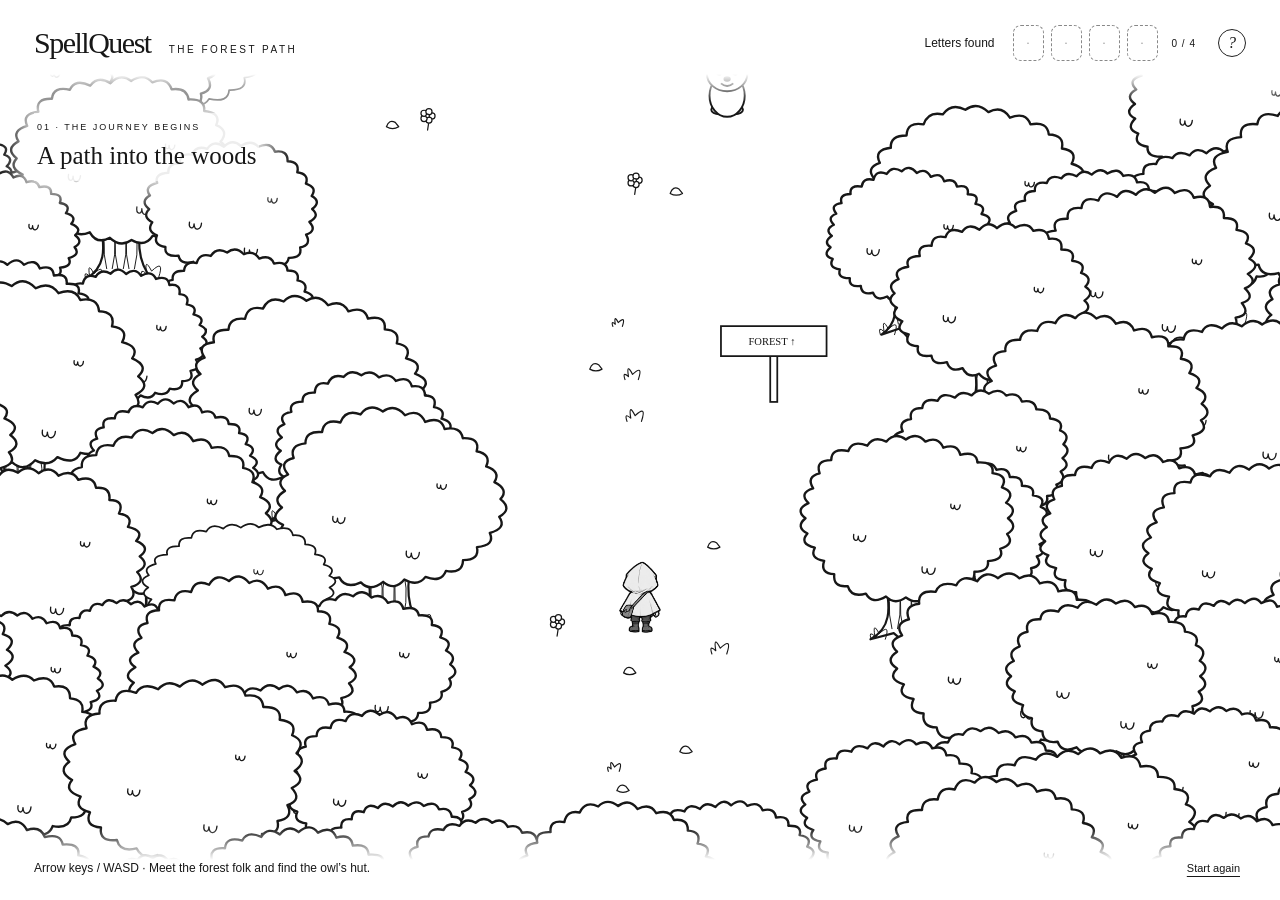
<file: index.html>
<!doctype html>
<html lang="en"><head><meta charset="UTF-8"><meta name="viewport" content="width=device-width,initial-scale=1,maximum-scale=1"><meta name="theme-color" content="#ffffff"><title>SpellQuest · The forest path</title><link rel="stylesheet" href="style.css"></head>
<body><main id="game"><canvas id="world" tabindex="0" aria-label="SpellQuest forest. Move with arrow keys or WASD. Find four letters and reach the owl hut."></canvas><header><div class="identity"><span class="wordmark">SpellQuest</span><span class="edition">THE FOREST PATH</span></div><div class="pouch" aria-live="polite"><span id="pen-owned" hidden>Pen received</span><span class="pouch-label">Letters found</span><div id="letters"></div><span id="count">0 / 4</span></div><button id="help" aria-label="Show movement instructions">?</button></header><section class="location"><span id="chapter">01 · THE JOURNEY BEGINS</span><h1 id="place">A path into the woods</h1></section><button id="interact" hidden></button><div id="toast" role="status"></div><footer><span id="guidance">Arrow keys / WASD · Find the owl’s hut beyond the river.</span><button id="restart">Start again</button></footer><div id="controls"><button data-dir="up" aria-label="Walk north">↑</button><button data-dir="left" aria-label="Walk west">←</button><button data-dir="down" aria-label="Walk south">↓</button><button data-dir="right" aria-label="Walk east">→</button></div><dialog id="instructions"><p class="edition">A LITTLE FOREST ADVENTURE</p><h2>Take the winding way.</h2><p>Walk with the <strong>arrow keys</strong> or <strong>W A S D</strong>. On a touch screen, use the arrows below.</p><p>Explore the paths, gather four hidden letters and find the owl’s hut beyond the wooden bridge. You can always wander back.</p><p>Meet the forest folk along the way. Press <strong>E</strong> or <strong>Space</strong> near a character, or tap the talk button. You can listen, read and sometimes spot a word. Your journey saves on this browser.</p><button id="close-help">Let’s explore →</button></dialog><dialog id="conversation" aria-labelledby="speaker-name"><p id="speaker-detail" class="edition"></p><h2 id="speaker-name"></h2><p id="speech-text"></p><p id="word-task">Can you tap the word that ends in <strong>ious</strong>?</p><p id="word-feedback" role="status" aria-live="polite"></p><div class="speech-actions"><button id="replay-speech">Listen again</button><button id="hear-word">Hear the word</button><button id="hint-word">A little hint</button></div><p id="audio-status" role="status"></p><button id="leave-conversation">Keep exploring →</button></dialog></main><script type="module" src="src/game.js?v=solid-trees-1"></script></body></html>
</file>
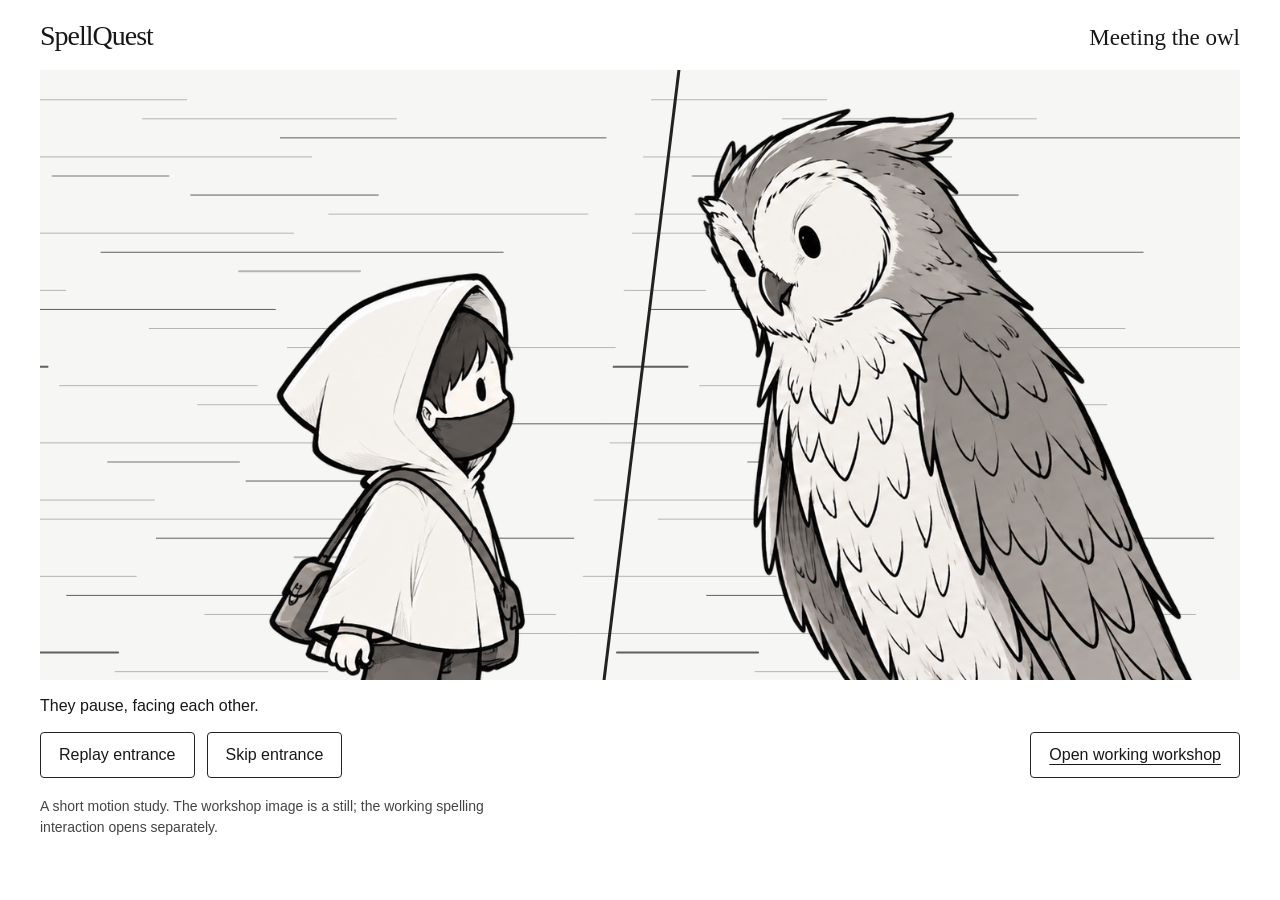
<file: workshop-entrance.html>
<!doctype html>
<html lang="en">
<head>
  <meta charset="utf-8">
  <meta name="viewport" content="width=device-width,initial-scale=1">
  <meta name="theme-color" content="#ffffff">
  <title>SpellQuest · Meeting the owl</title>
  <link rel="stylesheet" href="workshop-entrance.css?v=journey-art-1">
  <link rel="stylesheet" href="entrance-motion.css?v=journey-art-1">
</head>
<body>
  <main class="preview-shell">
    <header><a class="wordmark" href="./">SpellQuest</a><h1>Meeting the owl</h1></header>
    <figure>
      <div id="entrance" class="entrance" data-phase="ready" role="img" aria-label="The boy faces the owl across a workbench, with a sleeping pen between them.">
        <img class="workshop-frame" src="docs/concepts/owl-workshop-style-v1.png" alt="" fetchpriority="high">
        <div id="cut-in" class="cut-in" hidden aria-hidden="true">
          <div class="panel boy-panel"><svg class="speed-lines" viewBox="0 0 800 800" preserveAspectRatio="none"></svg><div class="portrait boy"><img src="assets/workshop/entrance-characters-v1.png" alt=""></div></div>
          <div class="panel owl-panel"><svg class="speed-lines" viewBox="0 0 800 800" preserveAspectRatio="none"></svg><div class="portrait owl"><img src="assets/workshop/entrance-characters-v1.png" alt=""></div></div>
          <span class="divider"></span>
        </div>
      </div>
      <figcaption id="entrance-status" role="status" aria-atomic="true">Opening motion preview.</figcaption>
    </figure>
    <nav aria-label="Preview controls">
      <button id="replay" type="button" disabled>Replay entrance</button>
      <button id="skip" type="button" disabled>Skip entrance</button>
      <a href="workshop.html?scene=owl">Open working workshop</a>
    </nav>
    <p class="preview-note">A short motion study. The workshop image is a still; the working spelling interaction opens separately.</p>
    <noscript><p>The still image is available. Enable JavaScript to play the entrance.</p></noscript>
  </main>
  <script type="module" src="src/workshop-entrance.js?v=journey-art-1"></script>
</body>
</html>
</file>
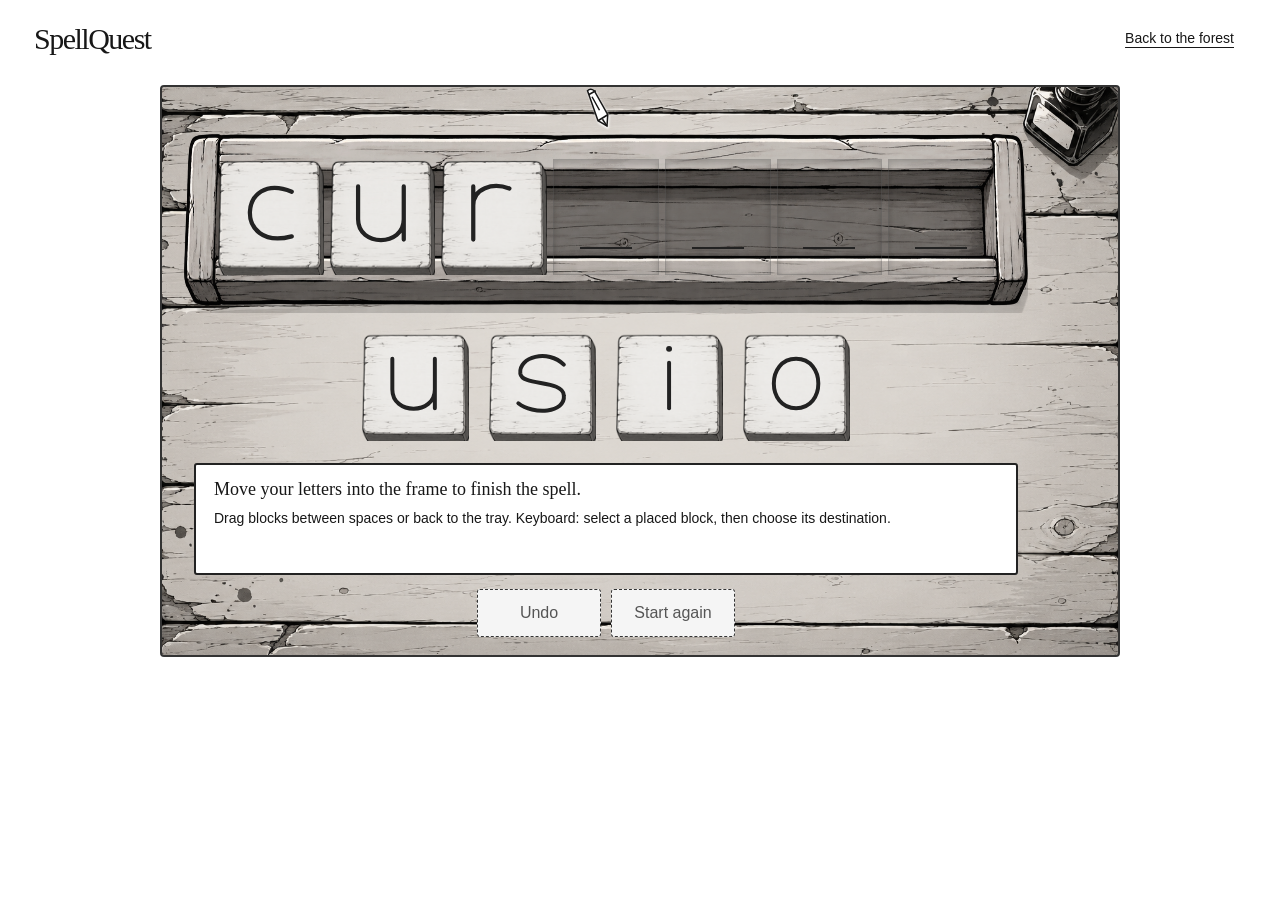
<file: workshop.html>
<!doctype html>
<html lang="en">
<head>
  <meta charset="UTF-8">
  <meta name="viewport" content="width=device-width,initial-scale=1">
  <meta name="theme-color" content="#ffffff">
  <title>SpellQuest · The owl’s workshop</title>
  <link rel="stylesheet" href="style.css">
  <link rel="stylesheet" href="workshop.css?v=journey-art-1">
  <link rel="stylesheet" href="entrance-motion.css?v=journey-art-1">
  <link rel="stylesheet" href="workbench-surface.css?v=rearrange-1">
  <link rel="stylesheet" href="awakening-art.css?v=ink-cat-1">
  <link rel="stylesheet" href="workshop-prompt.css?v=riddle-1">
</head>
<body class="workshop">
  <header class="workshop-header">
    <span class="wordmark">SpellQuest</span>
    <div class="workshop-navigation"><button type="button" id="back-to-owl" hidden>Back to the owl</button><a href="./">Back to the forest</a></div>
  </header>
  <section id="owl-scene" class="owl-scene" aria-labelledby="scene-title" hidden>
    <h1 id="scene-title" tabindex="-1">The owl’s workshop</h1>
    <div id="scene-picture" class="scene-picture" data-phase="ready">
    <canvas id="workshop-scene" role="img" aria-label="The explorer stands on the left, facing a tall owl on the right. Between them is a workbench with a sleeping pen and an inkpot."></canvas>
      <button type="button" id="approach-workbench" aria-label="Choose the pen to begin" aria-describedby="scene-letters"><span class="visually-hidden">Choose the pen to begin</span></button>
      <div id="workshop-cut-in" class="cut-in" hidden aria-hidden="true">
        <template id="workshop-entrance-art">
        <div class="panel boy-panel"><svg class="speed-lines" viewBox="0 0 800 800" preserveAspectRatio="none"></svg><div class="portrait boy"><img src="assets/workshop/entrance-characters-v1.png" alt=""></div></div>
        <div class="panel owl-panel"><svg class="speed-lines" viewBox="0 0 800 800" preserveAspectRatio="none"></svg><div class="portrait owl"><img src="assets/workshop/entrance-characters-v1.png" alt=""></div></div>
        <span class="divider"></span>
        </template>
      </div>
    </div>
    <p id="scene-line">Help the owl solve the riddle and wake the sleeping pen.</p>
    <p id="workshop-entrance-status" class="visually-hidden" role="status" aria-atomic="true"></p>
    <button type="button" id="skip-workshop-entrance" hidden>Skip entrance</button>
    <div id="scene-spell-prompt" class="spell-prompt" data-spell-prompt hidden>
      <p data-riddle></p>
      <button type="button" aria-pressed="false">Hear the word</button>
      <p class="visually-hidden" role="status" aria-atomic="true"></p>
    </div>
    <p id="scene-letters"></p>
    <button type="button" id="take-pen" hidden>Take the pen</button>
    <a id="leave-workshop" href="./" hidden>Return to the forest</a>
    <p id="receipt-status" role="status" aria-atomic="true"></p>
    <button type="button" id="revisit-workbench" hidden>Back to your spell</button>
  </section>
  <section id="awakening" class="awakening" aria-labelledby="awakening-title" hidden>
    <h1 id="awakening-title" class="visually-hidden" tabindex="-1">The pen awakens</h1>
    <p id="attempted-spell"></p>
    <svg id="awakening-picture" viewBox="0 0 900 430" role="img" aria-labelledby="awakening-description">
      <title id="awakening-description">The sleeping pen rests beside an inkpot.</title>
      <path class="awakening-table" d="M65 365 H835 M95 374 H805"/>
      <g id="awakening-inkpot" class="inkpot"><g class="awakening-fallback"><path d="M667 300 L660 354 Q695 369 733 354 L726 300 Z"/><ellipse cx="696" cy="300" rx="29" ry="8"/><path d="M678 307 Q696 313 714 307"/></g></g>
      <g id="question-drawing"><path id="question-stroke" d="M350 140 C350 65 470 60 480 130 C490 185 410 172 410 225"/><circle id="question-dot" cx="410" cy="260" r="5"/></g>
      <g id="cat-drawing" hidden>
        <path class="cat-tail" d="M490 327 C408 330 410 290 410 225 C410 172 490 185 480 130 C470 60 350 65 350 140"/>
        <g id="cat-sitting"><g class="awakening-fallback">
          <path d="M480 328 Q469 280 488 255 L481 218 L507 231 Q528 220 548 231 L573 217 L567 258 Q587 287 575 328 Z"/>
          <path d="M507 275 L505 327 M550 275 L553 327 M488 330 H519 M544 330 H578"/>
          <path d="M503 250 L508 249 M546 249 L551 250 M519 260 L533 260 L526 266 Z"/>
          <path d="M491 260 L473 256 M491 266 L472 269 M562 259 L582 253 M562 266 L581 269"/>
        </g></g>
        <g id="cat-peering" hidden><g class="awakening-fallback">
          <path d="M482 328 Q473 277 510 266 Q543 252 569 278 L589 316 L580 330 Z"/>
          <path d="M555 279 L566 247 L590 261 Q611 256 629 271 L653 259 L644 290 Q636 315 608 316 Q580 308 555 279 Z"/>
          <path d="M587 283 L594 286 M624 286 L631 283 M607 300 L617 300 M510 299 L511 330 M563 315 L564 330 M589 314 L620 328 L657 326"/>
          <path d="M627 302 L658 297 M628 308 L658 312"/>
        </g></g>
      </g>
      <path id="return-ink" d="M525 305 C600 230 663 269 620 317 C572 365 340 288 249 333" hidden/>
      <g id="awakened-pen"><g class="awakening-fallback"><path d="M0 0 L-12 -23 L-9 -110 Q-5 -117 1 -110 L6 -23 Z"/><path d="M-12 -23 L6 -23 M0 0 L-3 -23 M-8 -99 L0 -99"/></g></g>
    </svg>
    <p id="awakening-caption" role="status" aria-atomic="true"></p>
    <div class="awakening-controls">
      <button type="button" id="pause-awakening">Pause</button>
      <button type="button" id="replay-awakening" hidden>Watch again</button>
      <button type="button" id="receive-pen" hidden>Take the pen</button>
      <button type="button" id="awakening-to-bench">Back to your spell</button>
      <button type="button" id="awakening-to-owl">Back to the owl</button>
    </div>
  </section>
  <main class="workbench" aria-labelledby="workshop-title">
    <h1 id="workshop-title" class="visually-hidden" tabindex="-1">The owl’s workshop</h1>
    <div class="bench-table">
    <section class="construction" aria-label="Your spell" aria-describedby="instruction">
      <p id="spell-word" class="spell-word visually-hidden" aria-label="Current spelling: c, u, r, blank, blank, blank, blank">cur____</p>
      <div id="spell-circuit" class="circuit" aria-describedby="spell-word">
        <div class="fixed-prefix" aria-hidden="true">
          <div class="word-block"><svg class="block-face" viewBox="15 5 70 95"><path d="M70 33 C20 12 15 90 70 75"/></svg></div>
          <div class="word-block"><svg class="block-face" viewBox="15 5 70 95"><path d="M27 28 L27 59 C27 85 70 85 70 59 L70 28 L70 78"/></svg></div>
          <div class="word-block"><svg class="block-face" viewBox="15 5 70 95"><path d="M30 78 V28 M30 46 C30 30 48 24 64 30"/></svg></div>
        </div>
        <ol id="sockets" class="sockets" aria-label="Spell circuit, left to right">
          <li aria-label="Socket 1: empty"><span aria-hidden="true"></span></li>
          <li aria-label="Socket 2: empty"><span aria-hidden="true"></span></li>
          <li aria-label="Socket 3: empty"><span aria-hidden="true"></span></li>
          <li aria-label="Socket 4: empty"><span aria-hidden="true"></span></li>
        </ol>
        <div id="pen-track" class="pen-track">
          <svg id="trace-direction" aria-hidden="true" viewBox="0 0 20 20" hidden><path d="M4 4 L12 10 L4 16"/></svg>

          <button type="button" id="pen" aria-label="Sleeping pen" aria-disabled="true" aria-describedby="pen-help" style="left:0%">
            <svg aria-hidden="true" viewBox="0 0 64 64"><path d="M18 9 Q22 5 27 9 L45 41 L44 56 L32 49 Z" fill="white" stroke="currentColor" stroke-width="2"/><path d="M32 49 L45 41 M44 56 L38 47 M20 14 L29 9 M24 17 L34 35" fill="none" stroke="currentColor" stroke-width="2"/></svg>
          </button>
        </div>
      </div>
    </section>
    <section class="letter-tray" aria-labelledby="tray-title">
      <h2 id="tray-title" class="visually-hidden">Your letter blocks</h2>
      <div class="tokens">
        <button type="button" data-letter="u" aria-label="Choose u" aria-disabled="false">u</button>
        <button type="button" data-letter="s" aria-label="Choose s" aria-disabled="false">s</button>
        <button type="button" data-letter="i" aria-label="Choose i" aria-disabled="false">i</button>
        <button type="button" data-letter="o" aria-label="Choose o" aria-disabled="false">o</button>
      </div>
    </section>
    <div class="bench-feedback">
    <div id="bench-spell-prompt" class="spell-prompt" data-spell-prompt hidden>
      <p data-riddle></p>
      <button type="button" aria-pressed="false">Hear the word</button>
      <p class="visually-hidden" role="status" aria-atomic="true"></p>
    </div>
    <p id="instruction">Move your letters into the frame to finish the spell.</p>
    <p id="block-help">Drag blocks between spaces or back to the tray. Keyboard: select a placed block, then choose its destination.</p>
    <p id="pen-help">Trace each letter, then let go before the next. Keyboard: focus the pen, hold Right Arrow, then release.</p>
    <p id="spell-status" role="status" aria-atomic="true"></p>
    </div>
    <div class="revision-controls">
      <button type="button" id="undo" aria-disabled="true">Undo</button>
      <button type="button" id="start-again" aria-disabled="true">Start again</button>
      <button type="button" id="replay-movement" hidden>Trace again</button>
      <button type="button" id="edit-spell" hidden>Edit spell</button>
    </div>
    </div>
  </main>
  <script type="module" src="src/workshop.js?v=story-joins-1"></script>
  <script type="module" src="src/workshop-scene.js?v=riddle-1"></script>
  <script type="module" src="src/awakening.js?v=ink-cat-1"></script>
</body>
</html>
</file>
<file: style.css>
*{box-sizing:border-box}html,body{margin:0;width:100%;height:100%;overflow:hidden;background:#fff;color:#171717;font-family:Georgia,'Times New Roman',serif}button{font:inherit;color:inherit;background:#fff;cursor:pointer;border:1px solid #222}button:hover{background:#eee}button:focus-visible{outline:3px solid #111;outline-offset:4px}#game{position:relative;width:100%;height:100%;isolation:isolate}canvas{display:block;width:100%;height:100%;outline:none}header{position:absolute;top:0;left:0;right:0;display:flex;align-items:center;gap:22px;padding:25px 34px;background:linear-gradient(#fff 72%,#ffffff00);padding-bottom:42px;pointer-events:none}header>*{pointer-events:auto}.identity{display:flex;align-items:baseline;gap:18px}.wordmark{font-size:30px;letter-spacing:-1.5px}.edition{font:10px/1.6 Arial,sans-serif;letter-spacing:2.5px}.pouch{margin-left:auto;display:flex;align-items:center;gap:14px;font:12px Arial,sans-serif}.pouch-label{margin-right:4px}#letters{display:flex;gap:7px}#letters span{display:grid;place-items:center;width:31px;height:36px;border:1px solid #222;border-radius:8px;font:22px Georgia}#letters .empty{border:1px dashed #888;color:#999;font-size:12px}#count{font-size:10px;letter-spacing:1px}#help{border-radius:50%;height:28px;width:28px;font-style:italic}.location{position:absolute;left:34px;top:113px;pointer-events:none;background:#ffffffeb;box-shadow:0 0 22px 15px #ffffffdf;padding:3px}#chapter{font:9px Arial,sans-serif;letter-spacing:2px}h1{font-size:25px;font-weight:normal;margin:8px 0}footer{position:absolute;bottom:0;left:0;right:0;padding:32px 34px 23px;background:linear-gradient(#ffffff00,#fff 45%);display:flex;justify-content:space-between;align-items:center;font:12px/1.5 Arial,sans-serif}#restart{border:0;background:transparent;text-decoration:underline;text-underline-offset:4px;font-size:11px}#toast{position:absolute;left:50%;bottom:110px;transform:translateX(-50%);background:#fff;border:1px solid #222;padding:14px 24px;border-radius:30px;opacity:0;transition:opacity .3s;pointer-events:none;text-align:center;font-size:16px}#toast.visible{opacity:1}dialog{max-width:430px;padding:36px;border:2px solid #222;border-radius:8px;line-height:1.65;box-shadow:8px 8px 0 #222}dialog::backdrop{background:#ffffffb5}dialog h2{font-size:30px;font-weight:normal;line-height:1.2}dialog button{padding:12px 20px;border-radius:4px;margin-top:10px}#controls{display:none;position:absolute;bottom:76px;right:25px;grid-template-columns:repeat(3,45px);grid-template-rows:repeat(2,45px);gap:4px;touch-action:none}#controls button{border-radius:12px;font-size:23px;user-select:none}#controls [data-dir=up]{grid-column:2}#controls [data-dir=left]{grid-column:1;grid-row:2}#controls [data-dir=down]{grid-column:2;grid-row:2}#controls [data-dir=right]{grid-column:3;grid-row:2}@media(pointer:coarse){#controls{display:grid}}@media(max-width:650px){header{padding:18px;gap:12px}.wordmark{font-size:25px}.identity .edition,.pouch-label{display:none}.pouch{gap:7px}#letters{gap:4px}#letters span{width:24px;height:29px;font-size:18px}.location{left:20px;top:95px}h1{font-size:21px}footer{padding:25px 20px 16px;gap:15px}#guidance{max-width:75%;font-size:10px}#toast{width:80%;bottom:185px}}
[hidden]{display:none!important}#interact{position:absolute;bottom:93px;left:50%;transform:translateX(-50%);border:2px solid #222;border-radius:24px;padding:12px 22px;box-shadow:3px 3px 0 #222;font-size:16px;max-width:90%}#conversation{width:min(570px,calc(100% - 32px));max-width:570px;max-height:calc(100dvh - 36px);overflow:auto;padding:28px 32px}#conversation h2{margin:5px 0 20px}#speech-text{font-size:23px;line-height:1.8;margin:0 0 20px}.word-choice{margin:0;border:0;background:transparent;padding:0 2px;border-radius:3px;font:inherit;line-height:inherit}.word-choice:hover{outline:1px dashed #222;background:#fff}.found-word{font-weight:bold;text-decoration:underline;text-underline-offset:5px}.tried-word{outline:1px dotted #888}.speech-actions{display:flex;flex-wrap:wrap;gap:8px}.speech-actions button{font:12px Arial,sans-serif;padding:10px 12px;margin:0}#word-task{font:14px/1.5 Arial,sans-serif}#word-feedback{min-height:22px;font:13px/1.6 Arial,sans-serif}#audio-status{font:11px/1.6 Arial,sans-serif;min-height:18px;margin:12px 0 0}#leave-conversation{width:100%;margin-top:16px}body:has(#conversation[open]) #controls{visibility:hidden}@media(max-width:650px){#conversation{padding:22px}#speech-text{font-size:21px}#interact{bottom:191px;font-size:14px;padding:10px 18px}}
</file>
<file: workshop-entrance.css>
*{box-sizing:border-box}
html{background:#fff;color:#171717;font-family:Georgia,'Times New Roman',serif}
body{margin:0}
::selection{background:#222;color:#fff}
a{color:inherit;text-underline-offset:4px}
.preview-shell{width:min(1200px,calc(100% - 48px));margin:0 auto;padding:20px 0 24px}
header{display:flex;align-items:baseline;justify-content:space-between;gap:20px;margin-bottom:18px}
.wordmark{font-size:28px;letter-spacing:-1px;text-decoration:none}
h1{font-size:23px;font-weight:normal;margin:0}
figure{margin:0}
.entrance{position:relative;isolation:isolate;aspect-ratio:1672/850;overflow:hidden;background:#eee}
.workshop-frame{display:block;width:100%;height:auto}
figcaption{font:16px/1.5 Arial,sans-serif;margin:14px 0;min-height:24px}
nav{display:flex;flex-wrap:wrap;align-items:center;gap:12px}
button,nav a{display:inline-flex;justify-content:center;align-items:center;min-height:46px;padding:10px 18px;border:1px solid #222;border-radius:4px;background:#fff;color:#171717;font:16px/1.4 Arial,sans-serif;cursor:pointer}
nav a{margin-left:auto}
button:hover:not(:disabled),nav a:hover{background:#eee}
button:disabled{color:#666;border-style:dashed;cursor:default}
a:focus-visible,button:focus-visible{outline:3px solid #111;outline-offset:4px}
.preview-note,noscript p{font:14px/1.5 Arial,sans-serif;max-width:65ch;margin:18px 0 0;color:#444}
@media(max-width:600px){.preview-shell{width:calc(100% - 28px);padding-top:18px}header{align-items:flex-start;gap:12px}.wordmark{font-size:25px}h1{font-size:20px;text-align:right}nav{gap:10px}nav a{margin-left:0}figcaption{font-size:15px}.preview-note{font-size:14px}}

@media(min-width:800px) and (max-height:850px){.preview-shell{width:min(calc(100% - 48px),max(640px,calc((100dvh - 250px)*1.967)))}}
</file>
<file: entrance-motion.css>
.cut-in{position:absolute;inset:0;overflow:hidden;background:#fff}
[hidden]{display:none!important}
.cut-in .panel{position:absolute;top:0;bottom:0;width:56%;overflow:hidden;background:#f6f6f4}
.boy-panel{left:0;clip-path:polygon(0 0,100% 0,87% 100%,0 100%)}
.owl-panel{right:0;clip-path:polygon(13% 0,100% 0,100% 100%,0 100%);background:#e8e8e6}
.speed-lines{position:absolute;width:120%;height:100%;left:-10%;top:0;overflow:visible}
.speed-lines line{stroke:#222;stroke-linecap:round;vector-effect:non-scaling-stroke}
.cut-in .portrait{position:absolute;inset:0;overflow:hidden}
.portrait img{position:absolute;width:200%;max-width:none;height:auto;bottom:-25%;pointer-events:none}
.boy img{left:0}
.owl img{right:-8%}
.divider{position:absolute;left:50%;top:-10%;height:120%;width:3px;background:#222;transform:rotate(7deg)}
@media(prefers-reduced-motion:reduce){.portrait,.speed-lines{transform:none!important}.cut-in{clip-path:none!important}}
</file>
<file: workshop.css>
/* A stationary, DOM-based workbench; the forest keeps its own full-screen canvas. */
html:has(body.workshop){height:auto;min-height:100%;overflow:auto}
body.workshop{height:auto;min-height:100%;overflow:visible}
.workshop-header{position:static;padding:25px 34px;background:none;pointer-events:auto;justify-content:space-between}
.workshop-header a{color:inherit;font:14px/1.5 Arial,sans-serif;padding:12px;text-underline-offset:4px}
.workshop a:focus-visible{outline:3px solid #111;outline-offset:4px}
.workbench{width:min(680px,100%);margin:8px auto 32px;padding:0 24px;text-align:center}
.workbench h1{font-size:32px;margin:0 0 14px}
#instruction{font:18px/1.5 Arial,sans-serif;margin:0 0 22px}
.spell-word{font-size:clamp(40px,8vw,64px);line-height:1.3;letter-spacing:.04em;margin:0 0 20px}
.circuit{position:relative;padding:18px 22px 20px;border-bottom:2px solid #222;border-radius:0 0 30px 22px}
.circuit::before{content:"";position:absolute;left:0;right:0;top:50%;border-top:1px solid #777}
.sockets,.tokens{display:grid;grid-template-columns:repeat(4,minmax(0,1fr));gap:clamp(12px,4vw,32px);margin:0;padding:0;list-style:none;position:relative}
.sockets li,.tokens button{display:grid;place-items:center;height:86px;min-width:0;border:2px solid #222;border-radius:9px 12px 8px 11px;background:#fff;font:42px/1 Georgia,'Times New Roman',serif}
.sockets li{position:relative;height:140px;border-style:dashed}
.sockets li.occupied{border-style:solid;background:#fff}
.sockets li.placed{animation:place-letter 160ms ease-out}
.letter-tray{margin-top:28px;padding:0 22px}
.letter-tray h2{font:16px/1.5 Arial,sans-serif;font-weight:normal;margin:0 0 14px}
.tokens button:hover:not([aria-disabled=true]){background:#eee}
.tokens button[aria-disabled=true]{border:2px dashed #777;background:transparent;color:transparent;cursor:default}
#spell-status{min-height:36px;margin:16px 0 12px;font:17px/1.5 Arial,sans-serif}
.revision-controls{display:flex;justify-content:center;flex-wrap:wrap;gap:10px}
.revision-controls button{min-height:52px;min-width:124px;padding:12px 22px;border-radius:4px;font:16px/1.5 Arial,sans-serif}
.revision-controls button[aria-disabled=true]{color:#666;border-style:dashed;cursor:default;background:#fff}
@keyframes place-letter{from{opacity:.55}to{opacity:1}}
@media(prefers-reduced-motion:reduce){.sockets li.placed{animation:none}}
@media(max-width:480px){.workshop-header{padding:16px 18px;gap:12px}.workshop-header .wordmark{font-size:25px}.workshop-header a{font-size:12px}.workbench{margin-top:16px;padding:0 18px}.workbench h1{font-size:28px}#instruction{font-size:16px}.circuit{padding:16px 10px 26px}.letter-tray{padding:0 10px}.sockets li,.tokens button{height:68px;font-size:36px}}
/* Pen movement is direct. Only the one-time socket response is animated. */
.pen-track{position:absolute;inset:0;pointer-events:none}
.trace-letter{width:100%;height:100%;overflow:visible}
.trace-guide,.trace-ink{fill:none;stroke-linecap:round;stroke-linejoin:round}
.trace-guide{stroke:#777;stroke-width:2;stroke-dasharray:2 5}
.trace-ink{stroke:#171717;stroke-width:4}
.trace-dot{fill:none;stroke:#777;stroke-width:1.5}
.passed .trace-dot{fill:#171717;stroke:#171717}
.sockets li.active{outline:2px solid #222;outline-offset:4px}
.sockets li.occupied>span{position:absolute;width:1px;height:1px;clip-path:inset(50%);overflow:hidden}
.trace-start{fill:white;stroke:#222;stroke-width:1.5}
.sockets li:not(.active) .trace-start{display:none}
#pen{position:absolute;top:50%;transform:translate(-50%,-50%);width:64px;height:64px;border:1px dashed transparent;border-radius:12px;background:transparent;touch-action:none;user-select:none;cursor:grab;padding:0;z-index:2;pointer-events:auto}
#pen svg{position:absolute;width:48px;height:48px;left:-1px;top:-10px;pointer-events:none;filter:drop-shadow(1px 2px 1px #ffffff)}
#pen:hover{border-color:#777;background:#ffffff44}
#pen[aria-disabled=true]{cursor:default}
#pen:not([aria-disabled=true]){border-color:#777}
#pen.dragging{cursor:grabbing}
#pen-help{font:13px/1.5 Arial,sans-serif;margin:12px 0}
.sockets li.passed{box-shadow:inset 0 -5px 0 #222}
.sockets li.responding{animation:socket-response 180ms ease-out}
@keyframes socket-response{50%{transform:translateY(3px)}}
@media(prefers-reduced-motion:reduce){.sockets li.responding{animation:none}}
@media(min-width:481px){.letter-tray{margin-top:18px}.spell-word{font-size:52px;margin-bottom:12px}#instruction{margin-bottom:12px}.workbench h1{font-size:28px;margin-bottom:8px}.workshop-header{padding-top:16px;padding-bottom:16px}}
@media(max-width:480px){.sockets li{height:124px}.circuit{padding:18px 10px 20px}.tokens button{height:68px}}
#trace-direction{position:absolute;width:20px;height:20px;overflow:visible;pointer-events:none;z-index:1}
#trace-direction path{fill:none;stroke:#111;stroke-width:3;stroke-linecap:round;stroke-linejoin:round;paint-order:stroke}
#pen.opposed{outline:3px double #222;outline-offset:2px}
#pen.opposed svg{animation:pen-resist 180ms ease-out}
@keyframes pen-resist{25%{transform:rotate(-10deg)}75%{transform:rotate(7deg)}}
@media(prefers-reduced-motion:reduce){#pen.opposed svg{animation:none}}

.sockets li.active{cursor:grab;touch-action:none;user-select:none}
#pen.stroke-end{border:3px double #222;background:#ffffff88}
#pen.stroke-end svg{animation:stroke-stop 180ms ease-out}
@keyframes stroke-stop{45%{transform:translateY(3px) rotate(-7deg)}}
@media(prefers-reduced-motion:reduce){#pen.stroke-end svg{animation:none}}
.workshop-navigation{display:flex;align-items:center;flex-wrap:wrap;justify-content:flex-end;gap:12px}
#back-to-owl{min-height:44px;padding:10px 14px;border-radius:4px;font:14px Arial,sans-serif}
.owl-scene{width:min(1120px,100%);margin:0 auto 30px;padding:0 24px;text-align:center}
.owl-scene h1{font-size:30px;font-weight:normal;margin:6px 0 4px}
 .scene-picture{position:relative;isolation:isolate;width:100%;aspect-ratio:1672/850;margin:16px auto 20px;overflow:hidden;background:#eee}
#workshop-scene{width:100%;height:100%;display:block}

#scene-line{font:20px/1.5 Georgia,serif;margin:0 auto 8px;max-width:48ch}
#scene-letters{font:14px/1.5 Arial,sans-serif;min-height:21px;margin:0 0 16px}
#approach-workbench{position:absolute;left:53%;top:66%;transform:translate(-50%,-50%);width:17%;height:13%;min-width:64px;min-height:44px;padding:0;border:1px dashed #333;border-radius:4px;background:transparent;cursor:pointer}
#approach-workbench:hover:not(:disabled){background:#ffffff30;border:2px solid #222}
#approach-workbench:focus-visible{outline:3px solid #111;outline-offset:4px;background:#ffffff44}
#revisit-workbench,#skip-workshop-entrance{min-height:46px;padding:10px 20px;border-radius:4px;font:16px/1.5 Arial,sans-serif}
.visually-hidden{position:absolute;width:1px;height:1px;padding:0;margin:-1px;overflow:hidden;clip-path:inset(50%);white-space:nowrap;border:0}
@media(min-width:800px){.owl-scene{width:min(1200px,100%,max(700px,calc((100dvh - 330px)*1.967)))}}

#approach-workbench:disabled{border-style:dotted;cursor:default;background:#ffffff55}
@media(max-width:600px){.owl-scene{padding:0 14px;margin-top:16px}.owl-scene h1{font-size:27px}#scene-line{font-size:18px;margin-top:12px}#scene-letters{max-width:30ch;margin:0 auto 18px}.workshop-navigation{gap:6px}.workshop-header{align-items:flex-start}#back-to-owl{font-size:12px;padding:8px}}

#scene-title:focus,#workshop-title:focus{outline:none}
.awakening{width:min(940px,100%);margin:10px auto 32px;padding:0 24px;text-align:center}
.awakening h1{font-size:30px;font-weight:normal;margin:0 0 8px}
#attempted-spell{font:25px Georgia,serif;margin:0}
#awakening-picture{width:100%;max-height:calc(100dvh - 300px);display:block;margin:6px auto;overflow:visible}
#awakening-picture path,#awakening-picture ellipse,#awakening-picture circle{stroke:#171717;stroke-width:3;stroke-linecap:round;stroke-linejoin:round;fill:#fff}
#awakening-picture .awakening-table,#awakening-picture #question-stroke,#awakening-picture .cat-tail,#awakening-picture #return-ink{fill:none}
#awakening-picture #question-dot{fill:#171717}
#awakening-picture #return-ink{stroke-width:5}
#awakening-caption{font:18px/1.5 Georgia,serif;min-height:54px;margin:8px auto 16px;max-width:48ch}
.awakening-controls{display:flex;justify-content:center;flex-wrap:wrap;gap:10px}
.awakening-controls button{min-height:48px;padding:10px 18px;font:15px/1.5 Arial,sans-serif;border-radius:4px}
#awakening-title:focus{outline:none}
@media(max-width:480px){.awakening{padding:0 16px}.awakening h1{font-size:27px}#awakening-caption{font-size:17px}.awakening-controls button{font-size:14px;padding:10px 14px}}

#take-pen,#leave-workshop{display:inline-block;min-height:52px;padding:12px 26px;font:17px/1.5 Arial,sans-serif;border:1px solid #222;border-radius:4px;margin:0 8px 12px 0;background:#222;color:#fff;text-decoration:none}
#take-pen:focus-visible,#leave-workshop:focus-visible{outline:3px solid #222;outline-offset:4px}
#receipt-status{font:14px/1.5 Arial,sans-serif;max-width:55ch;margin:12px auto}

.scene-picture:has(canvas[data-art=fallback]) #approach-workbench{left:59%;top:56%}
</file>
<file: workbench-surface.css>
/* One physical word frame on the tabletop. The blocks are the live spelling. */
.workbench{width:min(960px,calc(100% - 32px));margin:8px auto 28px;padding:0;text-align:center}
.workbench h1.visually-hidden,.workbench .spell-word.visually-hidden{position:absolute;width:1px;height:1px;overflow:hidden;clip-path:inset(50%);margin:-1px;padding:0}
.bench-table{overflow:hidden;padding:50px 100px 18px 32px;border:2px solid #333;border-radius:4px;background:#e5e5e5 url('assets/workshop/workbench-surface-v1.png') center/cover no-repeat}
.workbench .construction{padding:0;border:0;background:transparent;box-shadow:none}
.workbench .circuit{display:grid;grid-template-columns:repeat(7,minmax(0,1fr));gap:6px;position:relative;padding:10px;border:4px double #222;border-radius:3px;background:#bdbdbd}
.workbench .circuit::before{display:none}
.fixed-prefix{grid-column:span 3;display:grid;grid-template-columns:repeat(3,minmax(0,1fr));gap:6px}
.workbench .sockets{grid-column:span 4;display:grid;grid-template-columns:repeat(4,minmax(0,1fr));gap:6px}
.word-block,.workbench .sockets li{position:relative;min-width:0;height:132px;border:1px solid #555;border-radius:0;background:#aaa}
.word-block,.workbench .sockets li.occupied{border:1px solid #333;border-right:4px solid #999;border-bottom:6px solid #777;background:#f5f5f5}
.word-block::after{content:"";position:absolute;left:5px;bottom:4px;width:3px;height:3px;border:1px solid #555;border-radius:50%}
.workbench .sockets li:not(.occupied)::after{content:"";position:absolute;left:25%;right:25%;bottom:22%;border-bottom:2px solid #555}
.block-face,.workbench .trace-letter{position:absolute;inset:0;width:100%;height:100%;overflow:visible;pointer-events:none}
.block-face path{fill:none;stroke:#222;stroke-width:4;stroke-linecap:round;stroke-linejoin:round}
.block-face circle{fill:#222;stroke:none}
.workbench .trace-guide{stroke:#555;stroke-width:2.5;stroke-dasharray:none}
.workbench .trace-ink{stroke:#111;stroke-width:4}
.workbench .sockets li.active{outline:2px solid #222;outline-offset:3px}
.workbench .sockets li.passed{box-shadow:inset 0 -4px 0 #222}
.workbench .sockets li.drop-target{outline:3px dashed #111;outline-offset:-6px}
.workbench .circuit.receiving-block{border-style:solid}
.workbench .letter-tray{width:min(424px,100%);margin:32px auto 0;padding:0;border:0;background:transparent}
.workbench .tokens{gap:24px}
.workbench .tokens button,.letter-block-ghost{position:relative;height:88px;min-width:0;padding:0;border:1px solid #333;border-right:4px solid #999;border-bottom:6px solid #777;border-radius:0;background:#f5f5f5;touch-action:none;user-select:none;cursor:grab}
.workbench .tokens button:hover:not([aria-disabled=true]){background:#fff}
.workbench .tokens button[aria-disabled=true],.workbench .tokens button.drag-source{border:1px dashed #555;background:transparent;color:transparent;cursor:default}
.workbench .tokens button.drag-source>*{visibility:hidden}
.letter-block-ghost{position:fixed;z-index:1000;margin:0;pointer-events:none;cursor:grabbing;box-shadow:0 6px 12px #0003}
body.dragging-letter{cursor:grabbing;user-select:none}
.workbench .tokens button:focus-visible,.workbench .revision-controls button:focus-visible{outline:3px solid #111;outline-offset:4px}
.bench-feedback{display:block;min-height:112px;margin:22px 0 14px;padding:12px 18px;border:2px solid #222;border-radius:3px;background:#fff;text-align:left}
.workbench #instruction{font:18px/1.4 Georgia,'Times New Roman',serif;margin:0 0 6px}
.workbench #block-help,.workbench #pen-help{font:14px/1.5 Arial,sans-serif;margin:4px 0}
.workbench #spell-status{font:16px/1.5 Arial,sans-serif;min-height:24px;margin:4px 0 0}
.workbench .revision-controls{gap:10px}
.workbench .revision-controls button{min-height:48px;min-width:124px;padding:10px 18px;border:1px solid #333;border-radius:3px;background:#fff;font:16px/1.5 Arial,sans-serif}
.workbench .revision-controls button:hover:not([aria-disabled=true]){background:#eee}
.workbench .revision-controls button[aria-disabled=true]{color:#555;border-style:dashed;background:#f5f5f5}
@media(max-width:600px){
  .workbench{width:calc(100% - 16px);margin-top:8px}
  .bench-table{padding:42px 8px 16px;background-position:left center}
  .workbench .circuit{gap:2px;padding:5px;border-width:3px}
  .fixed-prefix,.workbench .sockets{gap:2px}
  .word-block,.workbench .sockets li{height:108px}
  .word-block,.workbench .sockets li.occupied{border-right-width:2px;border-bottom-width:4px}
  .workbench .letter-tray{margin-top:26px}
  .workbench .tokens{gap:14px}
  .workbench .tokens button{height:72px}
  .bench-feedback{min-height:140px;margin:20px 0 12px;padding:12px}
  .workbench #instruction{font-size:18px}
  .workbench #spell-status{min-height:48px}
  .workbench .revision-controls button{min-width:110px;padding:10px 14px}
}
/* Illustrated object faces replace the flat UI bevels. */
.workbench .circuit{isolation:isolate;padding:22px 24px 26px;border:0;background:none}
.workbench .circuit::before{display:block;content:"";position:absolute;inset:-10px -10px -12px;border:0;background:url('assets/workshop/word-rack-v1.png') center/106% 217% no-repeat;z-index:-1;pointer-events:none}
.word-block,.workbench .sockets li{height:116px;border:1px solid #5555;background:#00000008;border-radius:0;box-shadow:inset 0 3px 6px #0003}
.word-block,.workbench .sockets li.occupied,.workbench .tokens button,.letter-block-ghost{border:0;background:transparent url('assets/workshop/letter-block-blank-v1.png') center/125% 127% no-repeat;box-shadow:none}
.word-block::after{display:none}
.block-face,.workbench .trace-letter,.letter-block-ghost .trace-letter{position:absolute;inset:3% 6% 10%;width:88%;height:87%;pointer-events:none}
.workbench .sockets li:not(.occupied)::after{border-color:#222}
.workbench .circuit[data-editing=true] .sockets li.occupied{cursor:grab;touch-action:none}
.workbench .sockets li.picked-block,.workbench .tokens button.return-target{outline:3px dashed #111;outline-offset:2px}
.workbench .letter-tray{width:min(488px,100%)}
.workbench .tokens{gap:20px}
.workbench .tokens button{height:108px}
.workbench .tokens button.tray-empty,.workbench .tokens button.drag-source{border:1px dashed #555;background:transparent}
.workbench .sockets li.drag-source{background:none;box-shadow:inset 0 3px 6px #0003;border:1px dashed #555}
.letter-block-ghost .trace-guide{fill:none;stroke:#555;stroke-width:2.5;stroke-dasharray:none;stroke-linecap:round;stroke-linejoin:round}
.letter-block-ghost .trace-start{display:none}
@media(max-width:600px){.workbench .circuit{padding:22px 10px 24px}.word-block,.workbench .sockets li{height:108px}.workbench .tokens{gap:14px}.workbench .tokens button{height:80px}}
@media(max-width:600px){.bench-table{padding-top:56px}}
</file>
<file: awakening-art.css>
/* The same tabletop becomes the stationary stage for the short ink creation. */
.awakening{width:min(960px,100%);margin:8px auto 24px;padding:0 24px}
#awakening-title.visually-hidden{position:absolute;width:1px;height:1px;padding:0;margin:-1px;overflow:hidden;clip-path:inset(50%)}
#attempted-spell{font:28px/1.2 Georgia,'Times New Roman',serif;margin:0 0 10px}
#awakening-picture{display:block;width:100%;height:auto;max-height:none;aspect-ratio:900/430;margin:0;background:#ddd url('assets/workshop/workbench-surface-v1.png') left bottom/cover no-repeat;border:2px solid #333;overflow:hidden}
#awakening-picture .awakening-table{display:none}
#awakening-picture .cat-tail{stroke-width:5;stroke:#171717}
#awakening-picture #question-stroke{stroke-width:5}
.awakening-illustration{display:none;overflow:hidden;pointer-events:none}
.awakening[data-art=illustrated] .awakening-fallback{display:none}
.awakening[data-art=illustrated] .awakening-illustration{display:inline}
#awakening-caption{width:100%;max-width:none;min-height:64px;padding:12px 18px;margin:14px 0;border:2px solid #222;border-radius:3px;background:#fff;font:18px/1.5 Georgia,'Times New Roman',serif;text-align:left}
.awakening-controls{gap:10px}
.awakening-controls button{min-height:48px;font:16px/1.5 Arial,sans-serif;padding:10px 18px;border-radius:3px}
#receive-pen{background:#222;color:#fff}
#receive-pen:hover{background:#444}
@media(max-width:600px){.awakening{padding:0 12px}#attempted-spell{font-size:25px}#awakening-caption{min-height:80px;font-size:18px;padding:12px}.awakening-controls button{font-size:15px;padding:10px 14px}}
</file>
<file: workshop-prompt.css>
/* Story prompt and recorded-word controls stay with the existing caption surface. */
.spell-prompt{display:flex;align-items:center;flex-wrap:wrap;gap:8px 16px;text-align:left}
.spell-prompt [data-riddle]{flex:1 1 22rem;margin:0;font:16px/1.5 Georgia,serif;text-wrap:pretty}
.spell-prompt button{flex:0 0 auto;min-height:44px;padding:10px 14px;border:1px solid #222;border-radius:3px;background:#fff;color:#171717;font:14px/1.5 Arial,sans-serif;cursor:pointer}
.spell-prompt button:hover{background:#eee}
.spell-prompt button:focus-visible{outline:3px solid #171717;outline-offset:3px}
.spell-prompt [role=status]:not(.visually-hidden){flex-basis:100%;margin:0;font:14px/1.5 Arial,sans-serif}
#scene-spell-prompt{max-width:64ch;margin:12px auto 16px}
#bench-spell-prompt{margin:0 0 12px;padding:0 0 12px;border-bottom:1px solid #888}
@media(max-width:600px){.spell-prompt{gap:8px}.spell-prompt [data-riddle]{flex-basis:100%}}
</file>
